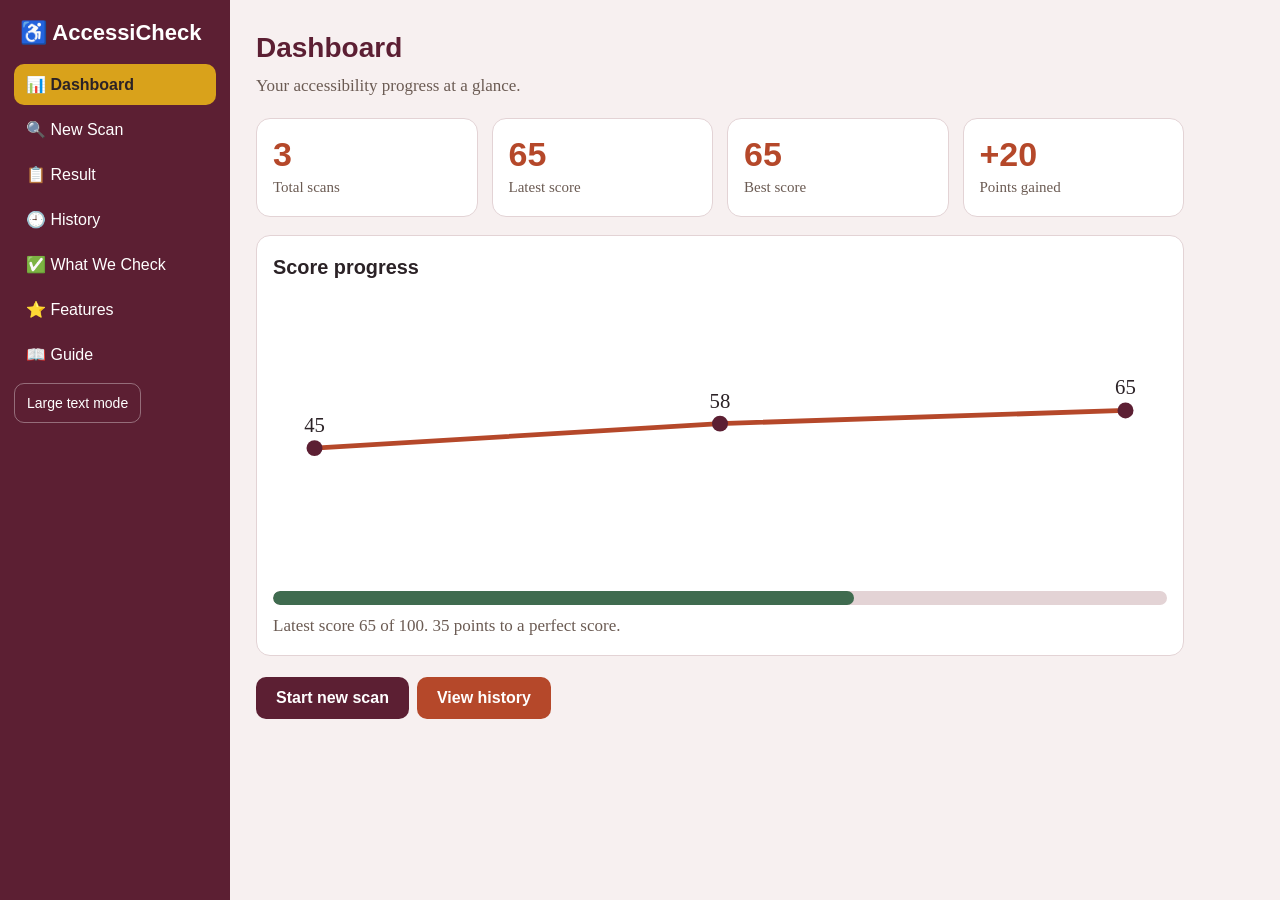
<file: accessicheck-dashboard.html>
<!DOCTYPE html>
<html lang="en">
<head>
<meta charset="UTF-8">
<meta name="viewport" content="width=device-width, initial-scale=1, viewport-fit=cover">
<title>AccessiCheck – Dashboard</title>
<style>
:root{--bg:#f7f0f0;--card:#fff;--ink:#2b2226;--mut:#6b5b53;--line:#e3d3d5;--side:#5c1f33;--brand:#5c1f33;--bt:#fff;--acc:#b5482a;--gold:#d9a21b;--ok:#3f6b4f;--soft:#f7ecec;box-sizing:border-box;padding-top:env(safe-area-inset-top,0px);padding-bottom:env(safe-area-inset-bottom,0px);color-scheme:light}
@media (prefers-color-scheme:dark){:root:not([data-theme="light"]){--bg:#1a1216;--card:#271b20;--ink:#f4e9ea;--mut:#cdb8bc;--line:#4a363c;--side:#3a1422;--brand:#d9a21b;--bt:#2b2226;--acc:#e8836a;--ok:#7fc29a;--soft:#33242a;color-scheme:dark}}
:root[data-theme="dark"]{--bg:#1a1216;--card:#271b20;--ink:#f4e9ea;--mut:#cdb8bc;--line:#4a363c;--side:#3a1422;--brand:#d9a21b;--bt:#2b2226;--acc:#e8836a;--ok:#7fc29a;--soft:#33242a;color-scheme:dark}
html{scroll-padding-top:env(safe-area-inset-top,0px)}
*{box-sizing:border-box}
body{margin:0;background:var(--bg);color:var(--ink);font:17px/1.55 Georgia,"Times New Roman",serif}
h1,h2,h3,h4,button,nav,.pill,th{font-family:"Trebuchet MS",Calibri,Arial,sans-serif}
.hc{font-size:20px}.hc .card{border:2px solid var(--ink)}
.app{display:grid;grid-template-columns:230px 1fr;min-height:100vh}
aside{background:var(--side);color:#fff;padding:20px 14px}
.logo{font:700 22px "Trebuchet MS",Arial,sans-serif;margin:0 6px 18px}
nav{display:flex;flex-direction:column;gap:4px}
nav button,.tool{background:none;border:0;color:#fff;text-align:left;font-size:16px;padding:11px 12px;border-radius:10px;cursor:pointer}
nav button:hover,.tool:hover{background:rgba(255,255,255,.12)}
nav button[aria-current]{background:var(--gold);color:#2b2226;font-weight:700}
.tool{border:1px solid rgba(255,255,255,.35);margin-top:8px;font-size:14px}
button:focus-visible,textarea:focus-visible{outline:3px solid #f5a623;outline-offset:2px}
main{padding:26px;max-width:980px;width:100%}
h2{font-size:28px;margin:0 0 4px;color:var(--brand)}
.sub{color:var(--mut);margin:0 0 18px}
.grid{display:grid;grid-template-columns:repeat(auto-fit,minmax(170px,1fr));gap:14px;margin-bottom:18px}
.card{background:var(--card);border:1px solid var(--line);border-radius:14px;padding:16px}
.stat b{display:block;font:700 34px "Trebuchet MS",Arial,sans-serif;color:var(--acc)}
.stat span{color:var(--mut);font-size:15px}
.btn{background:var(--brand);color:var(--bt);border:0;border-radius:10px;padding:12px 20px;font-size:16px;cursor:pointer;font-weight:700;margin:4px 8px 4px 0}
.btn.alt{background:var(--acc);color:#fff}
.bar{background:var(--line);height:14px;border-radius:8px;overflow:hidden;margin:8px 0}
.bar i{display:block;height:100%;background:var(--ok);border-radius:8px}
.pill{display:inline-block;padding:3px 12px;border-radius:20px;font-size:14px;font-weight:700}
.crit{background:#b3261e;color:#fff}.med{background:#ffe2a8;color:#5a3a00}
textarea{width:100%;min-height:210px;font:15px/1.5 Consolas,monospace;padding:12px;border-radius:10px;border:2px solid var(--mut);background:var(--card);color:var(--ink)}
pre{margin:0;padding:10px;border-radius:8px;background:var(--soft);font:14px/1.45 Consolas,monospace;white-space:pre-wrap;word-break:break-word}
.cmp{display:grid;grid-template-columns:1fr 1fr;gap:10px;margin-top:10px}
.cmp h5{margin:0 0 4px;font:700 14px "Trebuchet MS",Arial,sans-serif}
.cmp .b pre{border-left:5px solid #b3261e}.cmp .a pre{border-left:5px solid var(--ok)}
.hd{display:flex;justify-content:space-between;gap:8px;align-items:center;flex-wrap:wrap}.hd h4{margin:0;font-size:18px}
table{width:100%;border-collapse:collapse}th,td{padding:10px;border-bottom:1px solid var(--line);text-align:left}th{color:var(--brand)}
.two{display:grid;grid-template-columns:1fr 1fr;gap:14px}
ul.x,ul.v{list-style:none;padding:0;margin:0}ul.x li,ul.v li{padding:8px 0 8px 28px;position:relative}
ul.x li:before{content:"✕";position:absolute;left:0;color:var(--mut)}ul.v li:before{content:"✓";position:absolute;left:0;color:var(--ok);font-weight:700}
ol.g{padding-left:22px}ol.g li{margin-bottom:10px}
@media (max-width:760px){.app{grid-template-columns:1fr}aside{padding:12px}nav{flex-direction:row;overflow-x:auto}nav button{white-space:nowrap}main{padding:16px}.cmp,.two{grid-template-columns:1fr}}
</style>
</head>
<body>
<div class="app">
<aside>
  <p class="logo">♿ AccessiCheck</p>
  <nav aria-label="Main menu">
    <button data-go="dashboard">📊 Dashboard</button>
    <button data-go="scan">🔍 New Scan</button>
    <button data-go="result">📋 Result</button>
    <button data-go="history">🕘 History</button>
    <button data-go="checks">✅ What We Check</button>
    <button data-go="features">⭐ Features</button>
    <button data-go="guide">📖 Guide</button>
  </nav>
  <button class="tool" id="hcBtn">Large text mode</button>
</aside>
<main>

<section class="screen" id="dashboard">
  <h2>Dashboard</h2><p class="sub">Your accessibility progress at a glance.</p>
  <div class="grid">
    <div class="card stat"><b id="sTotal">0</b><span>Total scans</span></div>
    <div class="card stat"><b id="sLast">0</b><span>Latest score</span></div>
    <div class="card stat"><b id="sBest">0</b><span>Best score</span></div>
    <div class="card stat"><b id="sGain">0</b><span>Points gained</span></div>
  </div>
  <div class="card"><h3 style="margin-top:0">Score progress</h3><div id="chart"></div>
    <div class="bar" role="img" id="goalBar"><i id="goalFill"></i></div><span class="sub" id="goalTxt"></span></div>
  <p><button class="btn" data-go="scan">Start new scan</button><button class="btn alt" data-go="history">View history</button></p>
</section>

<section class="screen" id="scan" hidden>
  <h2>New Scan</h2><p class="sub">Paste HTML code. A sample with problems is already filled in.</p>
  <label for="code" style="font-family:'Trebuchet MS',Arial,sans-serif;font-weight:700">HTML code</label>
  <textarea id="code" spellcheck="false">&lt;h1&gt;My Shop&lt;/h1&gt;
&lt;img src="shoe.jpg"&gt;
&lt;form&gt;
  &lt;input type="text" name="email"&gt;
&lt;/form&gt;
&lt;a href="about.html"&gt;&lt;/a&gt;
&lt;img src="logo.png" alt="Shop logo"&gt;</textarea>
  <p><button class="btn" id="go">Analyze code</button></p>
</section>

<section class="screen" id="result" hidden>
  <h2>Result</h2><p class="sub" id="rSub"></p>
  <div class="card"><div class="hd"><h3 style="margin:0">Accessibility score</h3><b id="rScore" style="font-size:40px;color:var(--acc)">0</b></div>
    <div class="bar"><i id="rBar"></i></div><span id="rCount"></span></div>
  <p><button class="btn" id="fix">Apply all fixes and rescan</button><button class="btn alt" data-go="history">View history</button></p>
  <div id="rList"></div>
</section>

<section class="screen" id="history" hidden>
  <h2>History and Progress</h2><p class="sub" id="hSub"></p>
  <div class="card"><table><thead><tr><th scope="col">Scan</th><th scope="col">Date</th><th scope="col">Score</th><th scope="col">Issues</th></tr></thead><tbody id="hBody"></tbody></table></div>
</section>

<section class="screen" id="checks" hidden>
  <h2>What We Check</h2><p class="sub">Three common problems that break screen readers.</p>
  <div class="grid">
    <div class="card"><h3>🖼️ Missing alt text</h3><p>An image without a description. A blind user hears nothing useful.</p><pre>&lt;img src="a.jpg"&gt;</pre></div>
    <div class="card"><h3>📝 Unlabeled field</h3><p>An input with no label. Users do not know what to type.</p><pre>&lt;input name="email"&gt;</pre></div>
    <div class="card"><h3>🔗 Empty link</h3><p>A link with no text. The screen reader only says “link”.</p><pre>&lt;a href="x.html"&gt;&lt;/a&gt;</pre></div>
  </div>
</section>

<section class="screen" id="features" hidden>
  <h2>Features</h2><p class="sub">What existing tools do, and what AccessiCheck adds.</p>
  <div class="two">
    <div class="card"><h3>Existing tools</h3><ul class="x"><li>Find missing alt, labels, empty links</li><li>Check contrast and heading order</li><li>Show a list of errors</li><li>Often technical language</li></ul></div>
    <div class="card"><h3>Added by us</h3><ul class="v"><li>Auto-Fix code for every issue</li><li>Simple explanation for beginners</li><li>Priority: Critical or Medium</li><li>Before / After view</li><li>Score history and progress</li></ul></div>
  </div>
</section>

<section class="screen" id="guide" hidden>
  <h2>Guide</h2><p class="sub">How to use AccessiCheck in four steps.</p>
  <div class="card"><ol class="g"><li><b>Open New Scan</b> and paste your HTML code.</li><li><b>Press Analyze code.</b> The tool reads every tag.</li><li><b>Read the Result.</b> Fix the Critical issues first.</li><li><b>Press Apply all fixes</b> and watch the score go up. Track it in History.</li></ol></div>
</section>

</main>
</div>
<script>
var scans=[{d:"20 Oct 2026",s:45,n:8},{d:"21 Oct 2026",s:58,n:5},{d:"22 Oct 2026",s:65,n:3}],last=null;
var $=function(s){return document.querySelector(s)},all=function(s){return Array.prototype.slice.call(document.querySelectorAll(s))};
function esc(t){return String(t).replace(/&/g,"&amp;").replace(/</g,"&lt;").replace(/>/g,"&gt;")}
function show(id){all(".screen").forEach(function(e){e.hidden=e.id!==id});all("nav button").forEach(function(b){if(b.dataset.go===id)b.setAttribute("aria-current","page");else b.removeAttribute("aria-current")});if(id==="dashboard")dash();if(id==="history")hist();window.scrollTo(0,0)}
all("[data-go]").forEach(function(b){b.addEventListener("click",function(){show(b.dataset.go)})});
function analyze(html){
  var doc=new DOMParser().parseFromString(html,"text/html"),it=[];
  all.call;
  doc.querySelectorAll("img:not([alt])").forEach(function(el){var c=el.cloneNode();c.setAttribute("alt","Describe the image");it.push({el:el,k:"img",t:"Missing alt text",p:"Critical",w:"A screen reader cannot tell a blind user what the image shows.",b:el.outerHTML,a:c.outerHTML})});
  Array.prototype.slice.call(doc.querySelectorAll("input")).filter(function(el){var ty=el.type;if(ty==="hidden"||ty==="submit"||ty==="button")return false;if(el.getAttribute("aria-label")||el.closest("label"))return false;return !(el.id&&doc.querySelector('label[for="'+el.id+'"]'))}).forEach(function(el){var id=el.id||el.name||"field",c=el.cloneNode();c.id=id;it.push({el:el,k:"in",id:id,t:"Form field without label",p:"Critical",w:"Users do not know what to type, and screen readers cannot announce the field.",b:el.outerHTML,a:'<label for="'+id+'">'+id+"</label>\n"+c.outerHTML})});
  doc.querySelectorAll("a").forEach(function(el){if(el.textContent.trim()||el.getAttribute("aria-label")||el.querySelector("img[alt]"))return;var c=el.cloneNode(true);c.textContent="Link text";it.push({el:el,k:"a",t:"Empty link",p:"Medium",w:"A screen reader only says “link”, so the user cannot tell where it goes.",b:el.outerHTML,a:c.outerHTML})});
  return {doc:doc,it:it}
}
function score(it){var c=it.filter(function(x){return x.p==="Critical"}).length,m=it.length-c;return Math.max(0,100-12*c-7*m)}
function run(){
  var html=$("#code").value,r=analyze(html),sc=score(r.it);
  last={html:html,r:r,sc:sc};
  scans.push({d:"27 Oct 2026",s:sc,n:r.it.length});
  var c=r.it.filter(function(x){return x.p==="Critical"}).length;
  $("#rScore").textContent=sc;$("#rBar").style.width=sc+"%";
  $("#rSub").textContent="Scan #"+scans.length+" · 27 Oct 2026";
  $("#rCount").textContent=r.it.length+" issues: "+c+" Critical, "+(r.it.length-c)+" Medium";
  $("#rList").innerHTML=r.it.length?r.it.map(function(x,i){return '<div class="card" style="margin-bottom:14px"><div class="hd"><h4>'+(i+1)+". "+x.t+'</h4><span class="pill '+(x.p==="Critical"?"crit":"med")+'">'+x.p+'</span></div><p><b>Why it matters:</b> '+x.w+'</p><div class="cmp"><div class="b"><h5>Before</h5><pre>'+esc(x.b)+'</pre></div><div class="a"><h5>After (fixed)</h5><pre>'+esc(x.a)+"</pre></div></div></div>"}).join(""):'<div class="card">🎉 No issues found. This code looks accessible.</div>';
  show("result")
}
$("#go").addEventListener("click",run);
$("#fix").addEventListener("click",function(){
  if(!last)return;var r=last.r,doc=r.doc;
  r.it.forEach(function(x){
    if(x.k==="img")x.el.setAttribute("alt","Describe the image");
    if(x.k==="in"){x.el.id=x.id;var l=doc.createElement("label");l.htmlFor=x.id;l.textContent=x.id;x.el.before(l)}
    if(x.k==="a")x.el.textContent="Link text"
  });
  $("#code").value=doc.body.innerHTML;run()
});
function dash(){
  var s=scans.map(function(x){return x.s}),l=s[s.length-1],b=Math.max.apply(null,s);
  $("#sTotal").textContent=s.length;$("#sLast").textContent=l;$("#sBest").textContent=b;$("#sGain").textContent=(l-s[0]>=0?"+":"")+(l-s[0]);
  var W=560,H=170,p=26,pts=s.map(function(v,i){return [p+i*((W-2*p)/Math.max(1,s.length-1)),H-p-(v/100)*(H-2*p),v]});
  $("#chart").innerHTML='<svg viewBox="0 0 '+W+" "+H+'" width="100%" role="img" aria-label="Score progress chart"><polyline fill="none" stroke="var(--acc)" stroke-width="3" points="'+pts.map(function(q){return q[0]+","+q[1]}).join(" ")+'"/>'+pts.map(function(q){return '<circle cx="'+q[0]+'" cy="'+q[1]+'" r="5" fill="var(--brand)"/><text x="'+q[0]+'" y="'+(q[1]-10)+'" text-anchor="middle" font-size="13" fill="var(--ink)">'+q[2]+"</text>"}).join("")+"</svg>";
  $("#goalFill").style.width=l+"%";$("#goalBar").setAttribute("aria-label","Latest score "+l+" out of 100");$("#goalTxt").textContent="Latest score "+l+" of 100. "+(100-l)+" points to a perfect score."
}
function hist(){
  var s=scans;$("#hSub").textContent="Score moved from "+s[0].s+" to "+s[s.length-1].s+" in "+s.length+" scans.";
  $("#hBody").innerHTML=s.slice().reverse().map(function(x,i){return "<tr><td>#"+(s.length-i)+"</td><td>"+x.d+"</td><td>"+x.s+"/100</td><td>"+x.n+"</td></tr>"}).join("")
}
$("#hcBtn").addEventListener("click",function(){var h=document.documentElement.classList.toggle("hc");this.textContent=h?"Normal text mode":"Large text mode"});
var st=(location.hash||"").slice(1);show(["dashboard","scan","result","history","checks","features","guide"].indexOf(st)>-1&&st!=="result"?st:"dashboard");
</script>
</body>
</html>
</file>
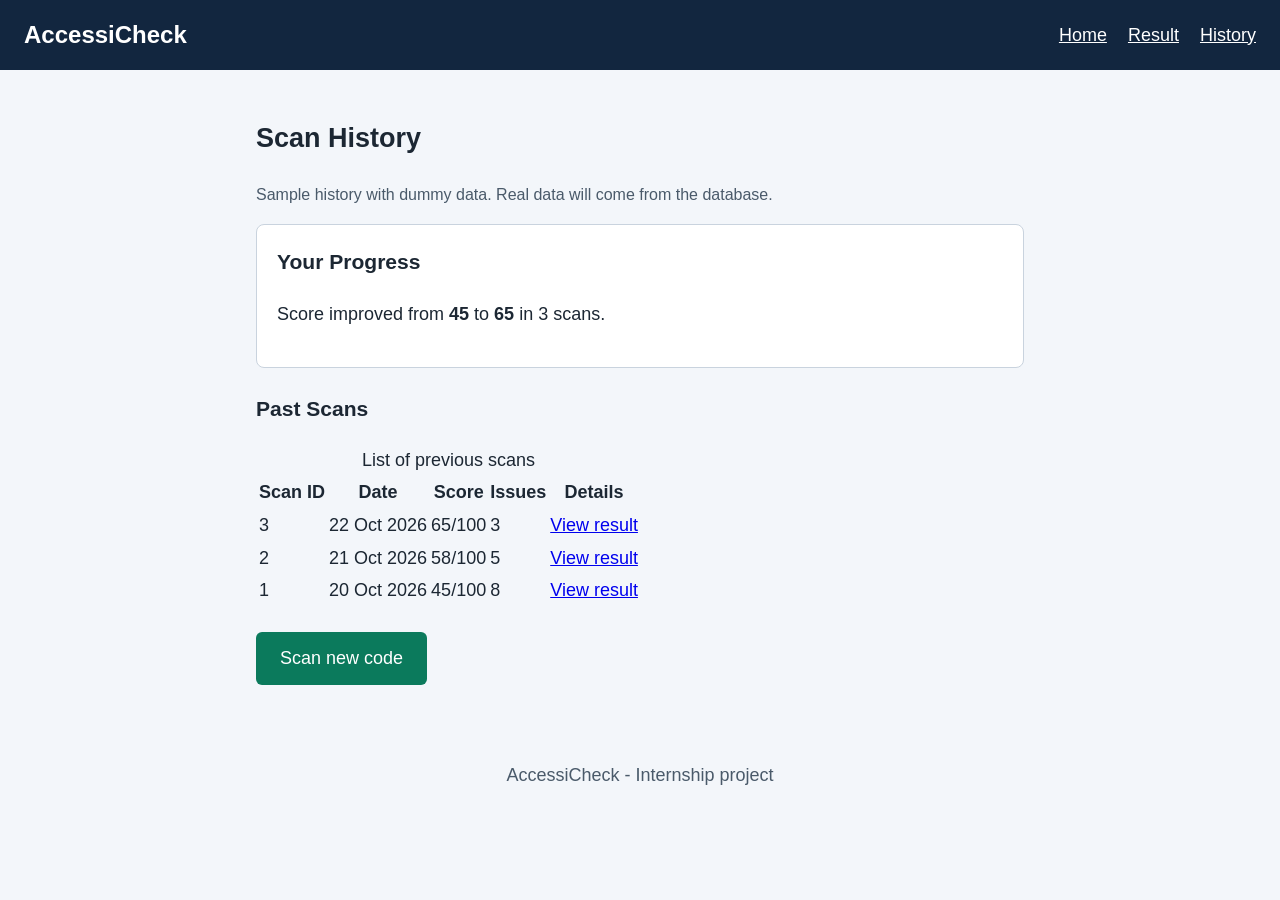
<file: history.html>
<!DOCTYPE html>
<html lang="en">
<head>
  <meta charset="UTF-8">
  <meta name="viewport" content="width=device-width, initial-scale=1.0">
  <title>Scan History - AccessiCheck</title>
  <link rel="stylesheet" href="style.css">
</head>
<body>

  <a class="skip-link" href="#main">Skip to main content</a>

  <!-- HEADER: baaki pages jaisa -->
  <header class="site-header">
    <h1 class="logo">AccessiCheck</h1>
    <nav aria-label="Main menu">
      <a href="index.html">Home</a>
      <a href="result.html">Result</a>
      <a href="history.html" aria-current="page">History</a>
    </nav>
  </header>

  <main id="main">

    <h2>Scan History</h2>
    <p class="note">Sample history with dummy data. Real data will come from the database.</p>

    <!-- Progress ka chhota summary -->
    <section class="score-card" aria-labelledby="progress-heading">
      <h3 id="progress-heading">Your Progress</h3>
      <p class="progress-text">Score improved from <strong>45</strong> to <strong>65</strong> in 3 scans.</p>
    </section>

    <!-- TABLE: pichhle scans -->
    <section aria-labelledby="past-heading">
      <h3 id="past-heading">Past Scans</h3>

      <!-- Chhoti screen par table side me scroll ho sake -->
      <div class="table-wrap">
        <table class="history-table">
          <caption>List of previous scans</caption>
          <thead>
            <tr>
              <th scope="col">Scan ID</th>
              <th scope="col">Date</th>
              <th scope="col">Score</th>
              <th scope="col">Issues</th>
              <th scope="col">Details</th>
            </tr>
          </thead>
          <tbody>
            <tr>
              <td>3</td>
              <td>22 Oct 2026</td>
              <td>65/100</td>
              <td>3</td>
              <td><a href="result.html">View result</a></td>
            </tr>
            <tr>
              <td>2</td>
              <td>21 Oct 2026</td>
              <td>58/100</td>
              <td>5</td>
              <td><a href="result.html">View result</a></td>
            </tr>
            <tr>
              <td>1</td>
              <td>20 Oct 2026</td>
              <td>45/100</td>
              <td>8</td>
              <td><a href="result.html">View result</a></td>
            </tr>
          </tbody>
        </table>
      </div>
    </section>

    <p class="actions">
      <a class="button" href="index.html">Scan new code</a>
    </p>

  </main>

  <footer class="site-footer">
    <p>AccessiCheck - Internship project</p>
  </footer>

</body>
</html>
</file>
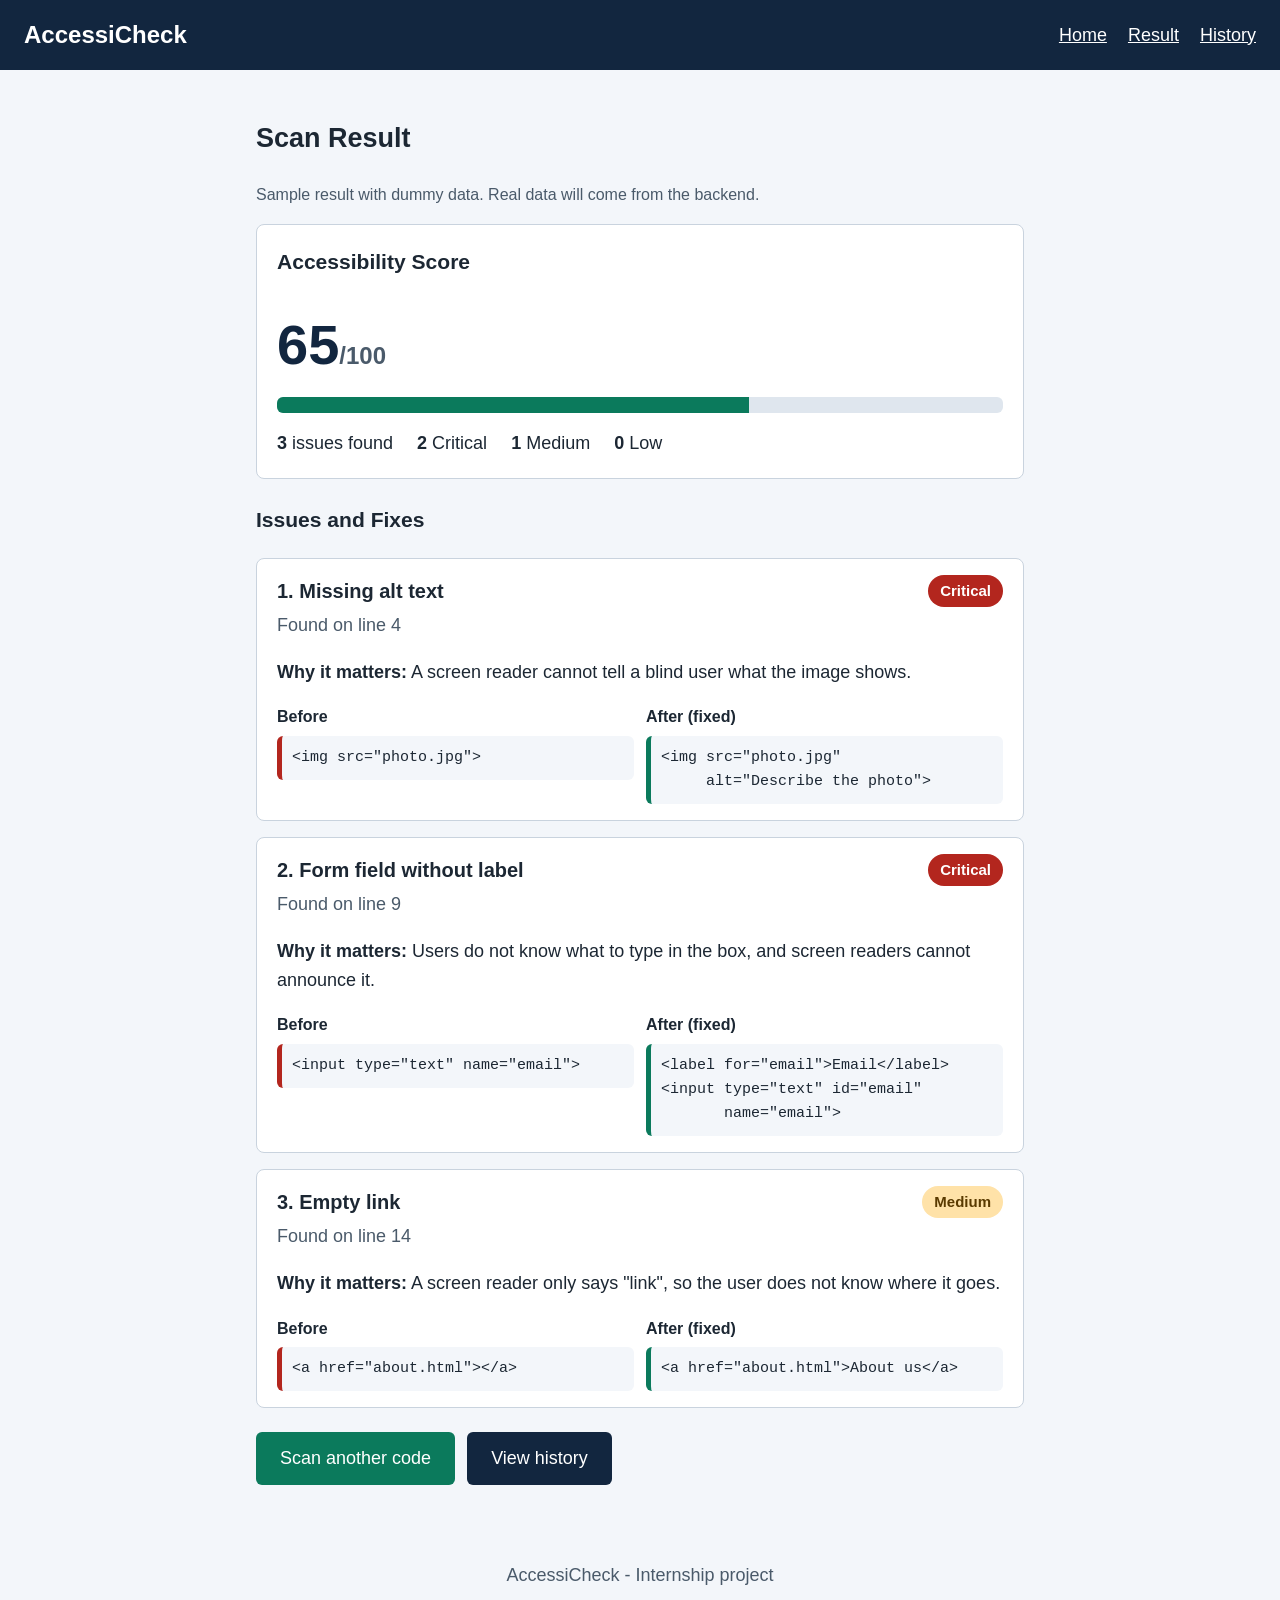
<file: result.html>
<!DOCTYPE html>
<html lang="en">
<head>
  <meta charset="UTF-8">
  <meta name="viewport" content="width=device-width, initial-scale=1.0">
  <title>Scan Result - AccessiCheck</title>
  <!-- Same CSS file jo Home page me hai, taaki design same rahe -->
  <link rel="stylesheet" href="style.css">
</head>
<body>

  <a class="skip-link" href="#main">Skip to main content</a>

  <!-- HEADER: Home page jaisa hi -->
  <header class="site-header">
    <h1 class="logo">AccessiCheck</h1>
    <nav aria-label="Main menu">
      <a href="index.html">Home</a>
      <a href="result.html" aria-current="page">Result</a>
      <a href="history.html">History</a>
    </nav>
  </header>

  <main id="main">

    <h2>Scan Result</h2>
    <p class="note">Sample result with dummy data. Real data will come from the backend.</p>

    <!-- 1. SCORE CARD: score aur issues ka summary -->
    <section class="score-card" aria-labelledby="score-heading">
      <h3 id="score-heading">Accessibility Score</h3>
      <p class="score-number">65<span>/100</span></p>

      <!-- Bar: 65% bhara hua -->
      <div class="bar" role="img" aria-label="Score 65 out of 100">
        <div class="bar-fill" style="width: 65%;"></div>
      </div>

      <ul class="summary">
        <li><strong>3</strong> issues found</li>
        <li><strong>2</strong> Critical</li>
        <li><strong>1</strong> Medium</li>
        <li><strong>0</strong> Low</li>
      </ul>
    </section>

    <!-- 2. ISSUES LIST -->
    <section aria-labelledby="issues-heading">
      <h3 id="issues-heading">Issues and Fixes</h3>

      <!-- ISSUE 1 -->
      <article class="issue">
        <header class="issue-head">
          <h4>1. Missing alt text</h4>
          <span class="badge critical">Critical</span>
        </header>
        <p class="line">Found on line 4</p>
        <p><strong>Why it matters:</strong> A screen reader cannot tell a blind user what the image shows.</p>

        <!-- Before / After code -->
        <div class="compare">
          <div class="before">
            <h5>Before</h5>
            <pre><code>&lt;img src="photo.jpg"&gt;</code></pre>
          </div>
          <div class="after">
            <h5>After (fixed)</h5>
            <pre><code>&lt;img src="photo.jpg"
     alt="Describe the photo"&gt;</code></pre>
          </div>
        </div>
      </article>

      <!-- ISSUE 2 -->
      <article class="issue">
        <header class="issue-head">
          <h4>2. Form field without label</h4>
          <span class="badge critical">Critical</span>
        </header>
        <p class="line">Found on line 9</p>
        <p><strong>Why it matters:</strong> Users do not know what to type in the box, and screen readers cannot announce it.</p>

        <div class="compare">
          <div class="before">
            <h5>Before</h5>
            <pre><code>&lt;input type="text" name="email"&gt;</code></pre>
          </div>
          <div class="after">
            <h5>After (fixed)</h5>
            <pre><code>&lt;label for="email"&gt;Email&lt;/label&gt;
&lt;input type="text" id="email"
       name="email"&gt;</code></pre>
          </div>
        </div>
      </article>

      <!-- ISSUE 3 -->
      <article class="issue">
        <header class="issue-head">
          <h4>3. Empty link</h4>
          <span class="badge medium">Medium</span>
        </header>
        <p class="line">Found on line 14</p>
        <p><strong>Why it matters:</strong> A screen reader only says "link", so the user does not know where it goes.</p>

        <div class="compare">
          <div class="before">
            <h5>Before</h5>
            <pre><code>&lt;a href="about.html"&gt;&lt;/a&gt;</code></pre>
          </div>
          <div class="after">
            <h5>After (fixed)</h5>
            <pre><code>&lt;a href="about.html"&gt;About us&lt;/a&gt;</code></pre>
          </div>
        </div>
      </article>

    </section>

    <!-- 3. BUTTONS -->
    <p class="actions">
      <a class="button" href="index.html">Scan another code</a>
      <a class="button secondary" href="history.html">View history</a>
    </p>

  </main>

  <footer class="site-footer">
    <p>AccessiCheck - Internship project</p>
  </footer>

</body>
</html>
</file>
<file: style.css>
/* 1. Colors ek jagah define karo, baad me change karna easy */
:root {
  --navy: #12263f;
  --white: #ffffff;
  --light: #f3f6fa;
  --accent: #0b7a5c;      /* green, button ke liye */
  --text: #1c2733;
}

/* 2. Poore page ka basic style */
* { box-sizing: border-box; }

body {
  margin: 0;
  font-family: Arial, Helvetica, sans-serif;
  font-size: 18px;          /* bada font = easy to read */
  line-height: 1.6;
  color: var(--text);
  background: var(--light);
}

/* 3. Skip link: normally chhupa rehta hai, Tab dabane par dikhta hai */
.skip-link {
  position: absolute;
  left: -999px;
}
.skip-link:focus {
  left: 10px;
  top: 10px;
  background: var(--white);
  padding: 8px 12px;
}

/* 4. Header */
.site-header {
  background: var(--navy);
  color: var(--white);
  padding: 16px 24px;
  display: flex;
  justify-content: space-between;
  align-items: center;
  flex-wrap: wrap;
  gap: 8px;
}
.logo { margin: 0; font-size: 24px; }
.site-header nav a {
  color: var(--white);
  margin-left: 16px;
  text-decoration: underline;
}

/* 5. Main content ki width limit */
main {
  max-width: 800px;
  margin: 0 auto;
  padding: 24px 16px;
}

.intro h2 { font-size: 30px; margin-bottom: 8px; }

/* 6. Form ka box */
.analyzer {
  background: var(--white);
  padding: 20px;
  border-radius: 8px;
  border: 1px solid #c9d3de;
}
label {
  display: block;
  font-weight: bold;
  margin: 12px 0 6px;
}
textarea, input[type="file"] {
  width: 100%;
  padding: 10px;
  font-size: 16px;
  border: 2px solid #8896a6;
  border-radius: 6px;
  font-family: monospace;
}

/* 7. Button */
button {
  margin-top: 16px;
  background: var(--accent);
  color: var(--white);
  font-size: 18px;
  padding: 12px 24px;
  border: none;
  border-radius: 6px;
  cursor: pointer;
}
button:hover { background: #095c45; }

/* 8. Keyboard focus: jo element select hai uske charo taraf outline */
a:focus, button:focus, textarea:focus, input:focus {
  outline: 3px solid #f5a623;
  outline-offset: 2px;
}

/* 9. "What we check" list */
.checks ul { padding-left: 20px; }
.checks li { margin-bottom: 8px; }

/* 10. Footer */
.site-footer {
  text-align: center;
  padding: 16px;
  color: #4a5a6a;
}

/* ===== Fix: "What we check" list me heading alag line me ===== */
.checks li strong { display: block; }

/* ===== RESULT PAGE ===== */

.note { color: #4a5a6a; font-size: 16px; }

/* 1. Score card */
.score-card {
  background: var(--white);
  border: 1px solid #c9d3de;
  border-radius: 8px;
  padding: 20px;
  margin: 16px 0 24px;
}
.score-card h3 { margin-top: 0; }
.score-number {
  font-size: 56px;
  font-weight: bold;
  margin: 0;
  color: var(--navy);
}
.score-number span { font-size: 24px; color: #4a5a6a; }

/* Score bar */
.bar {
  background: #dfe6ee;
  border-radius: 6px;
  height: 16px;
  overflow: hidden;
  margin: 8px 0 16px;
}
.bar-fill {
  background: var(--accent);
  height: 100%;
}

/* Summary list ek line me */
.summary {
  list-style: none;
  padding: 0;
  margin: 0;
  display: flex;
  flex-wrap: wrap;
  gap: 8px 24px;
}

/* 2. Issue card */
.issue {
  background: var(--white);
  border: 1px solid #c9d3de;
  border-radius: 8px;
  padding: 16px 20px;
  margin-bottom: 16px;
}
.issue-head {
  display: flex;
  justify-content: space-between;
  align-items: center;
  gap: 8px;
  flex-wrap: wrap;
}
.issue-head h4 { margin: 0; font-size: 20px; }
.line { color: #4a5a6a; margin: 4px 0 8px; }

/* Priority badge: text bhi hai, sirf color pe depend nahi */
.badge {
  padding: 4px 12px;
  border-radius: 20px;
  font-size: 15px;
  font-weight: bold;
}
.badge.critical { background: #b3261e; color: #ffffff; }
.badge.medium   { background: #ffe2a8; color: #5a3a00; }
.badge.low      { background: #d6ecdf; color: #0b4d38; }

/* Before / After */
.compare {
  display: grid;
  grid-template-columns: 1fr 1fr;
  gap: 12px;
  margin-top: 12px;
}
.compare h5 { margin: 0 0 6px; font-size: 16px; }
.compare pre {
  margin: 0;
  padding: 10px;
  font-size: 15px;
  overflow-x: auto;
  border-radius: 6px;
  background: #f3f6fa;
}
.before pre { border-left: 5px solid #b3261e; }
.after pre  { border-left: 5px solid var(--accent); }

/* Mobile par ek ke neeche ek */
@media (max-width: 600px) {
  .compare { grid-template-columns: 1fr; }
}

/* 3. Buttons (links jo button jaise dikhein) */
.actions { display: flex; flex-wrap: wrap; gap: 12px; margin-top: 24px; }
.button {
  display: inline-block;
  background: var(--accent);
  color: var(--white);
  padding: 12px 24px;
  border-radius: 6px;
  text-decoration: none;
  font-size: 18px;
}
.button.secondary { background: var(--navy); }
.button:focus { outline: 3px solid #f5a623; outline-offset: 2px; }
</file>
